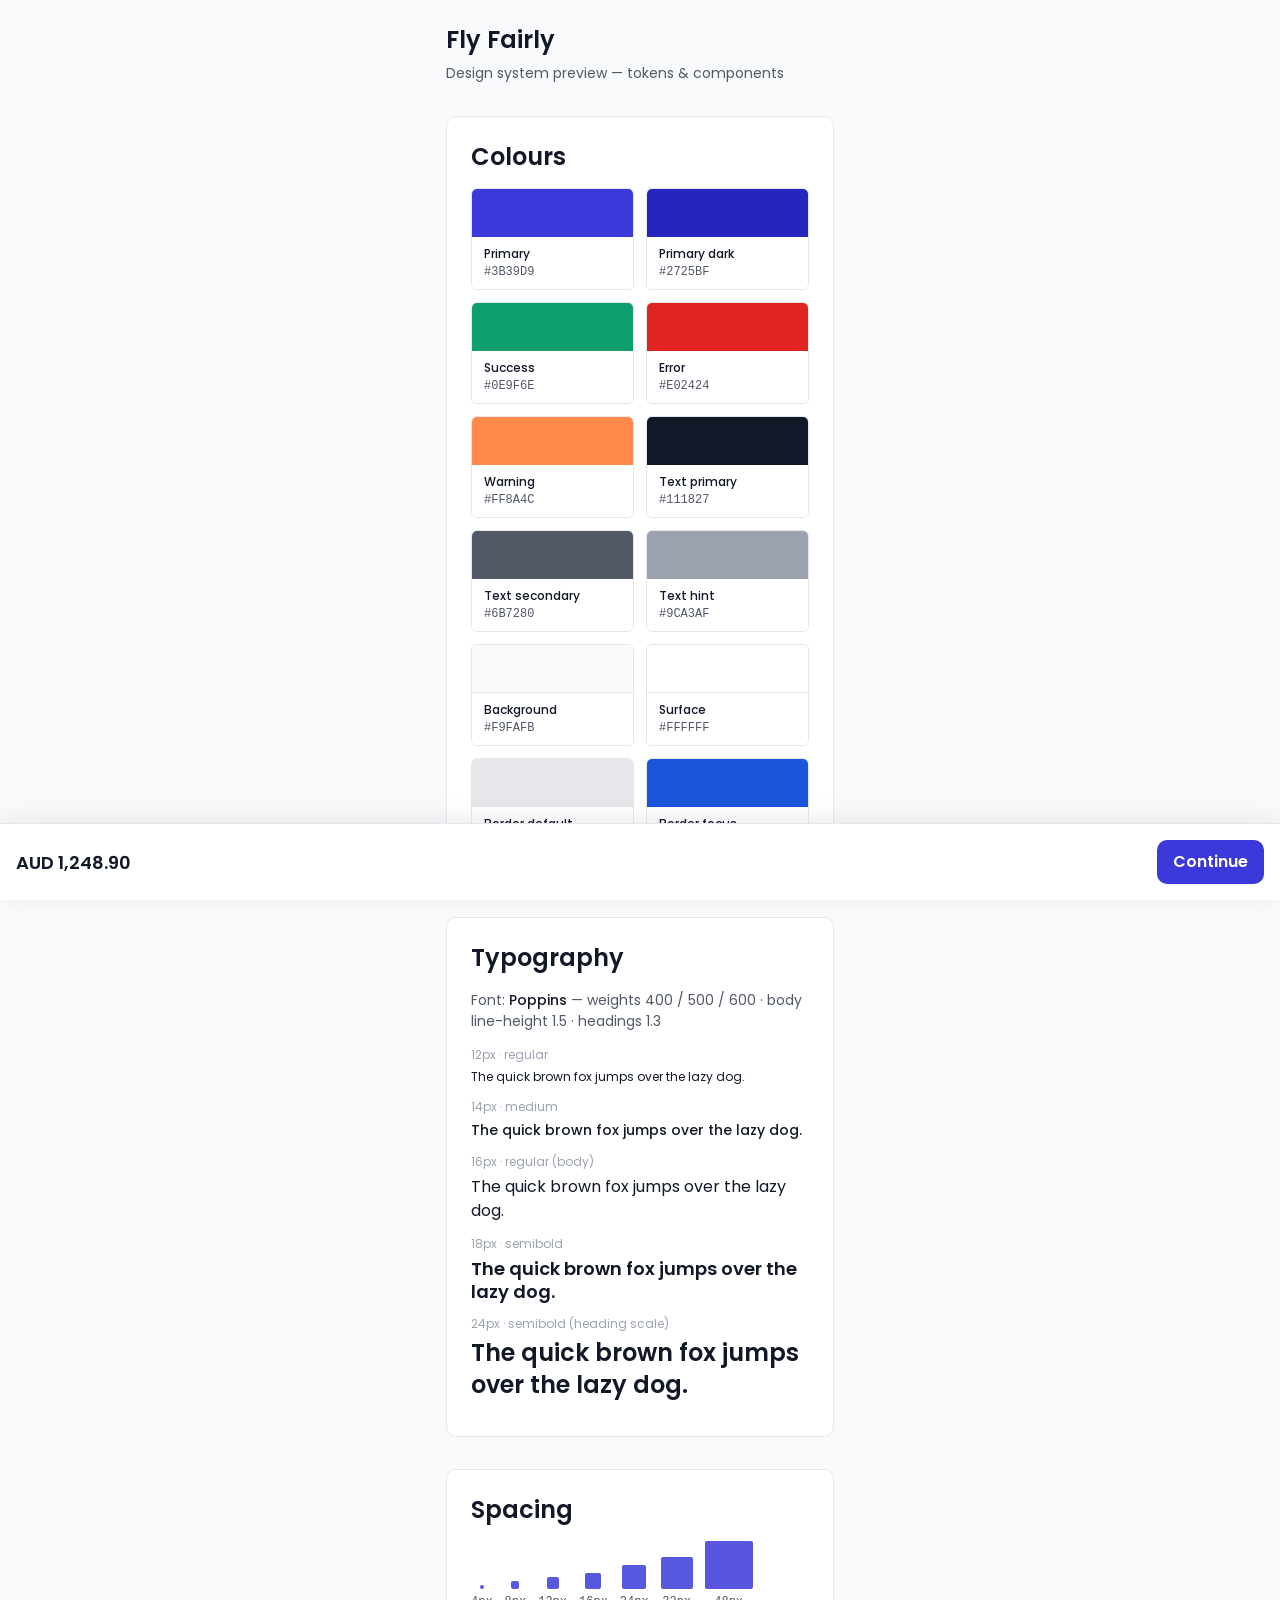
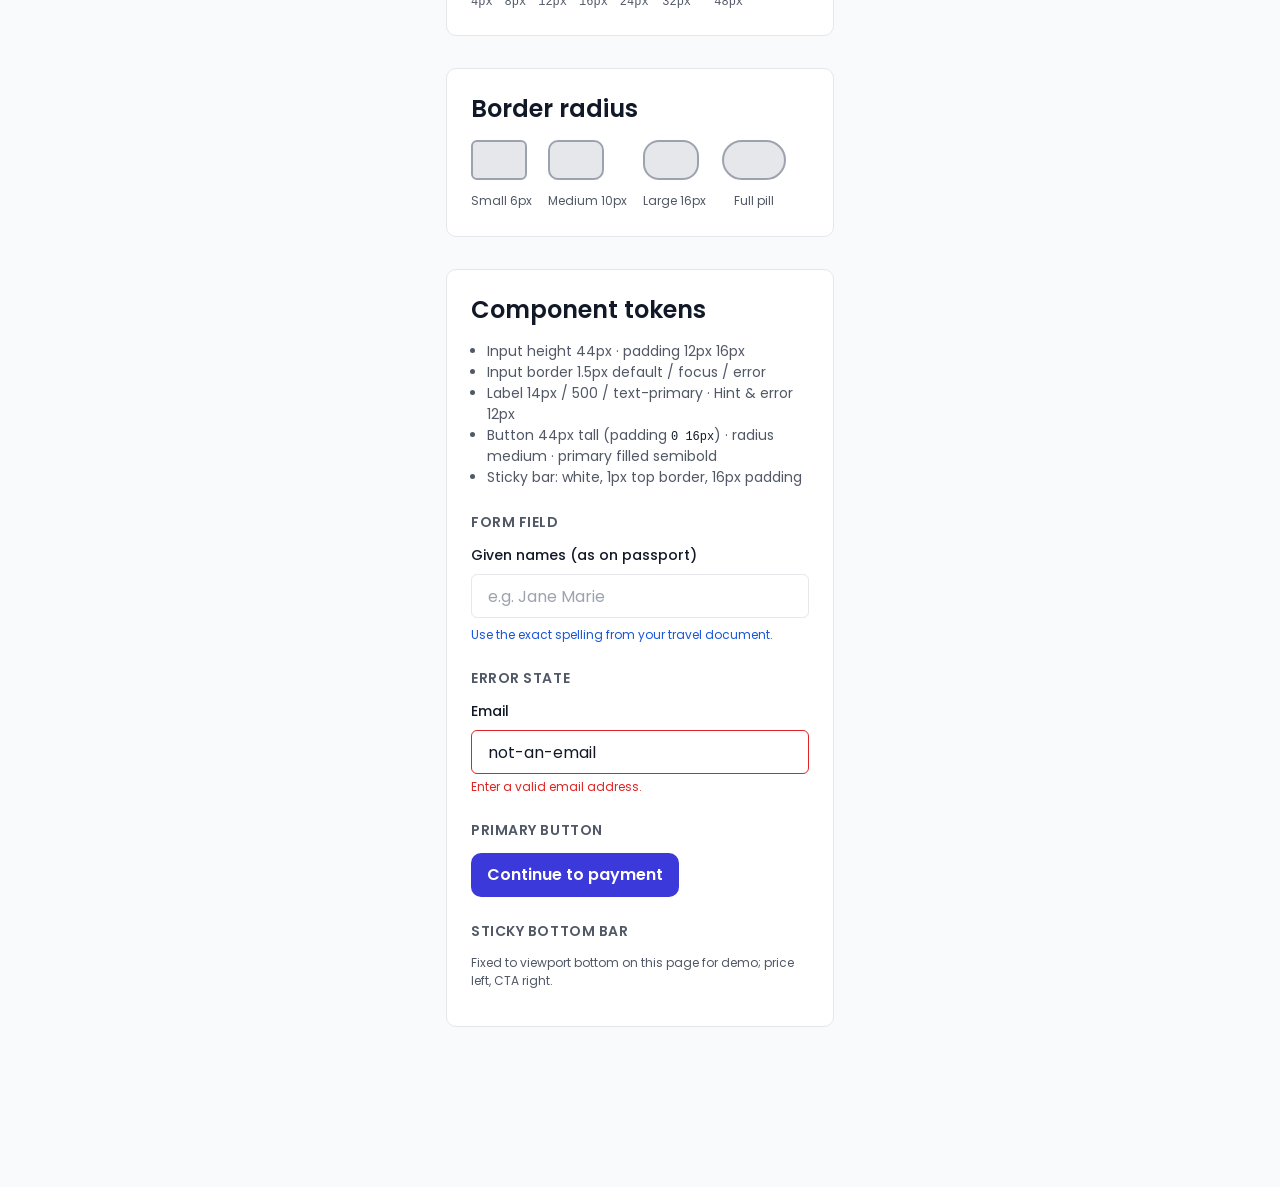
<file: preview.html>
<!DOCTYPE html>
<html lang="en">
  <head>
    <meta charset="UTF-8" />
    <meta name="viewport" content="width=device-width, initial-scale=1.0" />
    <title>Fly Fairly — Design system preview</title>
    <link rel="stylesheet" href="design-system.css" />
    <style>
      .preview-wrap {
        max-width: 420px;
        margin: 0 auto;
        padding: var(--space-5) var(--space-4) calc(var(--space-7) + 80px);
      }
      .preview-section {
        margin-bottom: var(--space-6);
      }
      .preview-section h2 {
        font-size: var(--font-size-xl);
        font-weight: var(--font-weight-semibold);
        margin: 0 0 var(--space-4);
      }
      .preview-section h3 {
        font-size: var(--font-size-sm);
        font-weight: var(--font-weight-semibold);
        text-transform: uppercase;
        letter-spacing: 0.04em;
        color: var(--color-text-secondary);
        margin: var(--space-5) 0 var(--space-3);
      }
      .preview-section h3:first-child {
        margin-top: 0;
      }
      .swatch-grid {
        display: grid;
        grid-template-columns: repeat(2, 1fr);
        gap: var(--space-3);
      }
      .swatch {
        border-radius: var(--radius-sm);
        overflow: hidden;
        border: 1px solid var(--color-border-default);
      }
      .swatch__chip {
        height: 48px;
      }
      .swatch__meta {
        padding: var(--space-2) var(--space-3);
        font-size: var(--font-size-xs);
        background: var(--color-surface);
      }
      .swatch__name {
        font-weight: var(--font-weight-medium);
        color: var(--color-text-primary);
      }
      .swatch__hex {
        color: var(--color-text-secondary);
        font-family: ui-monospace, monospace;
      }
      .type-sample {
        margin-bottom: var(--space-3);
      }
      .type-sample .label {
        font-size: var(--font-size-xs);
        color: var(--color-text-hint);
        margin-bottom: var(--space-1);
      }
      .spacing-demo {
        display: flex;
        flex-wrap: wrap;
        align-items: flex-end;
        gap: var(--space-3);
      }
      .spacing-demo__item {
        display: flex;
        flex-direction: column;
        align-items: center;
        gap: var(--space-1);
      }
      .spacing-demo__box {
        background: var(--color-primary);
        opacity: 0.85;
        border-radius: 2px;
      }
      .spacing-demo__label {
        font-size: var(--font-size-xs);
        color: var(--color-text-secondary);
        font-family: ui-monospace, monospace;
      }
      .radius-row {
        display: flex;
        flex-wrap: wrap;
        gap: var(--space-4);
        align-items: flex-end;
      }
      .radius-item {
        text-align: center;
      }
      .radius-item__box {
        width: 56px;
        height: 40px;
        background: var(--color-border-default);
        border: 2px solid var(--color-text-hint);
        margin-bottom: var(--space-2);
      }
      .radius-item span {
        font-size: var(--font-size-xs);
        color: var(--color-text-secondary);
      }
      .token-list {
        font-size: var(--font-size-sm);
        color: var(--color-text-secondary);
        line-height: var(--line-height-body);
        margin: 0;
        padding-left: var(--space-4);
      }
      .token-list code {
        font-size: var(--font-size-xs);
        color: var(--color-text-primary);
      }
      .demo-card {
        margin-top: var(--space-4);
      }
      .fixed-demo-bar {
        position: fixed;
        left: 0;
        right: 0;
        bottom: 0;
        z-index: 10;
        box-shadow: 0 -4px 24px rgba(17, 24, 39, 0.08);
      }
    </style>
  </head>
  <body class="ds-base">
    <div class="preview-wrap">
      <h1 class="ds-heading" style="font-size: var(--font-size-xl); font-weight: var(--font-weight-semibold); margin: 0 0 var(--space-2)">
        Fly Fairly
      </h1>
      <p style="font-size: var(--font-size-sm); color: var(--color-text-secondary); margin: 0 0 var(--space-6)">
        Design system preview — tokens & components
      </p>

      <section class="preview-section ds-surface-card">
        <h2 class="ds-heading">Colours</h2>

        <div class="swatch-grid">
          <div class="swatch">
            <div class="swatch__chip" style="background: var(--color-primary)"></div>
            <div class="swatch__meta">
              <div class="swatch__name">Primary</div>
              <div class="swatch__hex">#3B39D9</div>
            </div>
          </div>
          <div class="swatch">
            <div class="swatch__chip" style="background: var(--color-primary-dark)"></div>
            <div class="swatch__meta">
              <div class="swatch__name">Primary dark</div>
              <div class="swatch__hex">#2725BF</div>
            </div>
          </div>
          <div class="swatch">
            <div class="swatch__chip" style="background: var(--color-success)"></div>
            <div class="swatch__meta">
              <div class="swatch__name">Success</div>
              <div class="swatch__hex">#0E9F6E</div>
            </div>
          </div>
          <div class="swatch">
            <div class="swatch__chip" style="background: var(--color-error)"></div>
            <div class="swatch__meta">
              <div class="swatch__name">Error</div>
              <div class="swatch__hex">#E02424</div>
            </div>
          </div>
          <div class="swatch">
            <div class="swatch__chip" style="background: var(--color-warning)"></div>
            <div class="swatch__meta">
              <div class="swatch__name">Warning</div>
              <div class="swatch__hex">#FF8A4C</div>
            </div>
          </div>
          <div class="swatch">
            <div class="swatch__chip" style="background: var(--color-text-primary)"></div>
            <div class="swatch__meta">
              <div class="swatch__name">Text primary</div>
              <div class="swatch__hex">#111827</div>
            </div>
          </div>
          <div class="swatch">
            <div class="swatch__chip" style="background: var(--color-text-secondary)"></div>
            <div class="swatch__meta">
              <div class="swatch__name">Text secondary</div>
              <div class="swatch__hex">#6B7280</div>
            </div>
          </div>
          <div class="swatch">
            <div class="swatch__chip" style="background: var(--color-text-hint)"></div>
            <div class="swatch__meta">
              <div class="swatch__name">Text hint</div>
              <div class="swatch__hex">#9CA3AF</div>
            </div>
          </div>
          <div class="swatch">
            <div class="swatch__chip" style="background: var(--color-background); border-bottom: 1px solid var(--color-border-default)"></div>
            <div class="swatch__meta">
              <div class="swatch__name">Background</div>
              <div class="swatch__hex">#F9FAFB</div>
            </div>
          </div>
          <div class="swatch">
            <div class="swatch__chip" style="background: var(--color-surface); border-bottom: 1px solid var(--color-border-default)"></div>
            <div class="swatch__meta">
              <div class="swatch__name">Surface</div>
              <div class="swatch__hex">#FFFFFF</div>
            </div>
          </div>
          <div class="swatch">
            <div class="swatch__chip" style="background: var(--color-border-default)"></div>
            <div class="swatch__meta">
              <div class="swatch__name">Border default</div>
              <div class="swatch__hex">#E5E7EB</div>
            </div>
          </div>
          <div class="swatch">
            <div class="swatch__chip" style="background: var(--color-border-focus)"></div>
            <div class="swatch__meta">
              <div class="swatch__name">Border focus</div>
              <div class="swatch__hex">#1A56DB</div>
            </div>
          </div>
        </div>
      </section>

      <section class="preview-section ds-surface-card">
        <h2 class="ds-heading">Typography</h2>
        <p style="font-size: var(--font-size-sm); color: var(--color-text-secondary); margin-top: 0">
          Font: <strong style="font-weight: var(--font-weight-medium); color: var(--color-text-primary)">Poppins</strong>
          — weights 400 / 500 / 600 · body line-height 1.5 · headings 1.3
        </p>

        <div class="type-sample">
          <div class="label">12px · regular</div>
          <div style="font-size: var(--font-size-xs); font-weight: var(--font-weight-regular)">The quick brown fox jumps over the lazy dog.</div>
        </div>
        <div class="type-sample">
          <div class="label">14px · medium</div>
          <div style="font-size: var(--font-size-sm); font-weight: var(--font-weight-medium)">The quick brown fox jumps over the lazy dog.</div>
        </div>
        <div class="type-sample">
          <div class="label">16px · regular (body)</div>
          <div style="font-size: var(--font-size-base); font-weight: var(--font-weight-regular)">The quick brown fox jumps over the lazy dog.</div>
        </div>
        <div class="type-sample">
          <div class="label">18px · semibold</div>
          <div class="ds-heading" style="font-size: var(--font-size-lg); font-weight: var(--font-weight-semibold)">The quick brown fox jumps over the lazy dog.</div>
        </div>
        <div class="type-sample">
          <div class="label">24px · semibold (heading scale)</div>
          <div class="ds-heading" style="font-size: var(--font-size-xl); font-weight: var(--font-weight-semibold)">The quick brown fox jumps over the lazy dog.</div>
        </div>
      </section>

      <section class="preview-section ds-surface-card">
        <h2 class="ds-heading">Spacing</h2>
        <div class="spacing-demo">
          <div class="spacing-demo__item">
            <div class="spacing-demo__box" style="width: var(--space-1); height: var(--space-1)"></div>
            <span class="spacing-demo__label">4px</span>
          </div>
          <div class="spacing-demo__item">
            <div class="spacing-demo__box" style="width: var(--space-2); height: var(--space-2)"></div>
            <span class="spacing-demo__label">8px</span>
          </div>
          <div class="spacing-demo__item">
            <div class="spacing-demo__box" style="width: var(--space-3); height: var(--space-3)"></div>
            <span class="spacing-demo__label">12px</span>
          </div>
          <div class="spacing-demo__item">
            <div class="spacing-demo__box" style="width: var(--space-4); height: var(--space-4)"></div>
            <span class="spacing-demo__label">16px</span>
          </div>
          <div class="spacing-demo__item">
            <div class="spacing-demo__box" style="width: var(--space-5); height: var(--space-5)"></div>
            <span class="spacing-demo__label">24px</span>
          </div>
          <div class="spacing-demo__item">
            <div class="spacing-demo__box" style="width: var(--space-6); height: var(--space-6)"></div>
            <span class="spacing-demo__label">32px</span>
          </div>
          <div class="spacing-demo__item">
            <div class="spacing-demo__box" style="width: var(--space-7); height: var(--space-7)"></div>
            <span class="spacing-demo__label">48px</span>
          </div>
        </div>
      </section>

      <section class="preview-section ds-surface-card">
        <h2 class="ds-heading">Border radius</h2>
        <div class="radius-row">
          <div class="radius-item">
            <div class="radius-item__box" style="border-radius: var(--radius-sm)"></div>
            <span>Small 6px</span>
          </div>
          <div class="radius-item">
            <div class="radius-item__box" style="border-radius: var(--radius-md)"></div>
            <span>Medium 10px</span>
          </div>
          <div class="radius-item">
            <div class="radius-item__box" style="border-radius: var(--radius-lg)"></div>
            <span>Large 16px</span>
          </div>
          <div class="radius-item">
            <div class="radius-item__box" style="border-radius: var(--radius-full); width: 64px"></div>
            <span>Full pill</span>
          </div>
        </div>
      </section>

      <section class="preview-section ds-surface-card">
        <h2 class="ds-heading">Component tokens</h2>
        <ul class="token-list">
          <li>Input height 44px · padding 12px 16px</li>
          <li>Input border 1.5px default / focus / error</li>
          <li>Label 14px / 500 / text-primary · Hint &amp; error 12px</li>
          <li>Button 44px tall (padding <code>0 16px</code>) · radius medium · primary filled semibold</li>
          <li>Sticky bar: white, 1px top border, 16px padding</li>
        </ul>

        <h3>Form field</h3>
        <label class="ds-label" for="demo-name">Given names (as on passport)</label>
        <input class="ds-input" id="demo-name" type="text" placeholder="e.g. Jane Marie" autocomplete="given-name" />
        <p class="ds-hint">Use the exact spelling from your travel document.</p>

        <h3>Error state</h3>
        <label class="ds-label" for="demo-email">Email</label>
        <input class="ds-input is-error" id="demo-email" type="email" value="not-an-email" autocomplete="email" />
        <p class="ds-field-error">Enter a valid email address.</p>

        <h3>Primary button</h3>
        <button type="button" class="ds-btn-primary">Continue to payment</button>

        <h3>Sticky bottom bar</h3>
        <p style="font-size: var(--font-size-xs); color: var(--color-text-secondary); margin-bottom: var(--space-3)">
          Fixed to viewport bottom on this page for demo; price left, CTA right.
        </p>
      </section>
    </div>

    <div class="ds-sticky-bar fixed-demo-bar" role="region" aria-label="Booking summary">
      <div class="ds-sticky-bar__price">AUD 1,248.90</div>
      <div class="ds-sticky-bar__cta">
        <button type="button" class="ds-btn-primary">Continue</button>
      </div>
    </div>
  </body>
</html>
</file>
<file: design-system.css>
/* ==========================================================================
   Fly Fairly — Design System
   Foundation for mobile-first traveller flows (do not remove Google Fonts import)
   ========================================================================== */

@import url("https://fonts.googleapis.com/css2?family=Poppins:wght@400;500;600&display=swap");

/* --------------------------------------------------------------------------
   Colours
   -------------------------------------------------------------------------- */
:root {
  --color-primary: #3b39d9;
  --color-primary-dark: #2725bf;
  --color-success: #0e9f6e;
  --color-error: #e02424;
  --color-warning: #ff8a4c;
  --color-text-primary: #111827;
  --color-text-secondary: #515866;
  --color-text-hint: #9ca3af;
  --color-background: #f9fafb;
  --color-surface: #ffffff;
  --color-border-default: #e5e7eb;
  --color-border-focus: #1a56db;
  --color-nav-top: #0e131d;

  /* --------------------------------------------------------------------------
     Typography
     -------------------------------------------------------------------------- */
  --font-family: "Poppins", system-ui, -apple-system, "Segoe UI", Roboto,
    sans-serif;

  --font-size-xs: 12px;
  --font-size-sm: 14px;
  --font-size-base: 16px;
  --font-size-lg: 18px;
  --font-size-xl: 24px;

  --font-weight-regular: 400;
  --font-weight-medium: 500;
  --font-weight-semibold: 600;

  --line-height-body: 1.5;
  --line-height-heading: 1.3;

  /* --------------------------------------------------------------------------
     Spacing scale
     -------------------------------------------------------------------------- */
  --space-1: 4px;
  --space-2: 8px;
  --space-3: 12px;
  --space-4: 16px;
  --space-5: 24px;
  --space-6: 32px;
  --space-7: 48px;

  /* --------------------------------------------------------------------------
     Border radius
     -------------------------------------------------------------------------- */
  --radius-sm: 6px;
  --radius-md: 10px;
  --radius-lg: 16px;
  --radius-full: 999px;

  /* --------------------------------------------------------------------------
     Component tokens — form & buttons
     -------------------------------------------------------------------------- */
  --input-height: 44px;
  --input-padding: 12px 16px;
  --input-border-width: 1.5px;
  --input-border: var(--input-border-width) solid var(--color-border-default);
  --input-border-focus: var(--input-border-width) solid
    var(--color-border-focus);
  --input-border-error: var(--input-border-width) solid var(--color-error);

  --label-font-size: var(--font-size-sm);
  --label-font-weight: var(--font-weight-medium);
  --label-color: var(--color-text-primary);

  --hint-font-size: var(--font-size-xs);
  /* Match focused field border so hints read as field guidance */
  --hint-color: var(--color-border-focus);

  --field-error-font-size: var(--font-size-xs);
  --field-error-color: var(--color-error);

  --button-height: 44px;
  --button-padding: 0 var(--space-4);
  --button-radius: var(--radius-md);
  --button-primary-bg: var(--color-primary);
  --button-primary-color: #ffffff;
  --button-primary-font-weight: var(--font-weight-semibold);

  /* Sticky bottom bar */
  --sticky-bar-bg: var(--color-surface);
  --sticky-bar-border-top: 1px solid var(--color-border-default);
  --sticky-bar-padding: var(--space-4);
}

/* --------------------------------------------------------------------------
   Base (optional reset for consuming apps)
   -------------------------------------------------------------------------- */
*,
*::before,
*::after {
  box-sizing: border-box;
}

body.ds-base {
  margin: 0;
  font-family: var(--font-family);
  font-size: var(--font-size-base);
  font-weight: var(--font-weight-regular);
  line-height: var(--line-height-body);
  color: var(--color-text-primary);
  background: var(--color-background);
  -webkit-font-smoothing: antialiased;
}

/* Headings use tighter line-height */
.ds-heading {
  line-height: var(--line-height-heading);
}

/* --------------------------------------------------------------------------
   Primitive classes — use with design-system tokens
   -------------------------------------------------------------------------- */

.ds-label {
  display: block;
  font-size: var(--label-font-size);
  font-weight: var(--label-font-weight);
  color: var(--label-color);
  margin-bottom: var(--space-2);
}

.ds-hint {
  font-size: var(--hint-font-size);
  color: var(--hint-color);
  margin-top: var(--space-2);
  line-height: var(--line-height-body);
}

.ds-field-error {
  display: block;
  font-size: var(--field-error-font-size);
  color: var(--field-error-color);
  margin-top: var(--space-1);
  line-height: var(--line-height-body);
}

/* [hidden] must win over display above */
.ds-field-error[hidden] {
  display: none;
}

/* Bordered field: previews and simple forms. Traveller + contact flows use .ff-float below. */
.ds-input {
  width: 100%;
  height: var(--input-height);
  padding: var(--input-padding);
  font-family: var(--font-family);
  font-size: var(--font-size-base);
  font-weight: var(--font-weight-regular);
  line-height: var(--line-height-body);
  color: var(--color-text-primary);
  background: var(--color-surface);
  border: var(--input-border);
  border-radius: var(--radius-sm);
  outline: none;
  transition: border-color 0.15s ease;
}

.ds-input::placeholder {
  color: var(--color-text-hint);
}

.ds-input:focus {
  border: var(--input-border-focus);
}

.ds-input.is-error {
  border: var(--input-border-error);
}

.ds-input.is-error:focus {
  border: var(--input-border-error);
}

/* --------------------------------------------------------------------------
   Floating-label text fields (mobile traveller flows)
   Use for single-line inputs: bordered shell + label on the top edge.
   -------------------------------------------------------------------------- */
.ff-float {
  position: relative;
  margin-bottom: var(--space-5);
}

.ff-float:last-of-type {
  margin-bottom: 0;
}

.ff-field .ff-float {
  margin-bottom: 0;
}

.ff-float__inner {
  position: relative;
  display: flex;
  align-items: center;
  border: var(--input-border);
  border-radius: var(--radius-sm);
  background: var(--color-surface);
  min-height: var(--input-height);
  padding-right: 0;
  transition:
    padding-right 0.15s ease,
    border-color 0.15s ease;
}

.ff-float__inner[data-valid="true"]:not(:focus-within) {
  padding-right: var(--space-2);
}

.ff-float__inner:focus-within {
  padding-right: 0;
  border: var(--input-border-focus);
}

.ff-float__inner.is-error {
  border: var(--input-border-error);
}

.ff-float__inner.is-error:focus-within {
  border: var(--input-border-error);
}

.ff-float__label {
  position: absolute;
  left: 14px;
  top: 0;
  transform: translateY(-50%);
  padding: 0 6px;
  font-size: var(--font-size-xs);
  font-weight: var(--font-weight-medium);
  color: var(--color-text-secondary);
  background: var(--color-surface);
  pointer-events: none;
  z-index: 1;
}

.ff-float__input {
  flex: 1;
  min-width: 0;
  width: 100%;
  border: none;
  background: transparent;
  font-family: var(--font-family);
  font-size: var(--font-size-base);
  font-weight: var(--font-weight-regular);
  line-height: var(--line-height-body);
  padding: var(--input-padding);
  outline: none;
  color: var(--color-text-primary);
  min-height: calc(var(--input-height) - 3px);
}

.ff-float__input::placeholder {
  color: var(--color-text-hint);
}

.ff-phone-row {
  display: flex;
  align-items: stretch;
  flex: 1;
  min-width: 0;
}

.ff-phone-cc {
  display: flex;
  align-items: center;
  gap: 4px;
  padding: 0 var(--space-2) 0 var(--space-3);
  border-right: 1px solid var(--color-border-default);
  font-size: var(--font-size-base);
  min-height: var(--input-height);
}

.ff-phone-cc__flag {
  font-size: 20px;
  line-height: 1;
}

.ff-phone-cc__code {
  font-weight: var(--font-weight-regular);
  color: var(--color-text-primary);
  white-space: nowrap;
}

.ff-phone-cc__chev {
  width: 14px;
  height: 14px;
  color: var(--color-text-secondary);
}

.ff-valid-badge {
  width: 16px;
  height: 16px;
  border-radius: var(--radius-full);
  background: var(--color-success);
  color: #fff;
  display: none;
  align-items: center;
  justify-content: center;
  font-size: 10px;
  font-weight: 700;
  flex-shrink: 0;
  line-height: 1;
}

.ff-float__inner[data-valid="true"]:not(:focus-within) .ff-valid-badge {
  display: flex;
}

.ff-float__inner .ff-country-wrap {
  position: relative;
  flex: 1;
  min-width: 0;
}

.ds-btn-primary {
  display: inline-flex;
  align-items: center;
  justify-content: center;
  height: var(--button-height);
  min-height: var(--button-height);
  padding: var(--button-padding);
  font-family: var(--font-family);
  font-size: var(--font-size-base);
  font-weight: var(--button-primary-font-weight);
  line-height: var(--line-height-body);
  color: var(--button-primary-color);
  background: var(--button-primary-bg);
  border: none;
  border-radius: var(--button-radius);
  cursor: pointer;
  -webkit-tap-highlight-color: transparent;
  transition: background 0.15s ease;
}

.ds-btn-primary:hover {
  background: var(--color-primary-dark);
}

.ds-btn-primary:active {
  background: var(--color-primary-dark);
}

.ds-sticky-bar {
  display: flex;
  align-items: center;
  justify-content: space-between;
  gap: var(--space-4);
  background: var(--sticky-bar-bg);
  border-top: var(--sticky-bar-border-top);
  padding: var(--sticky-bar-padding);
}

.ds-sticky-bar__price {
  font-size: var(--font-size-lg);
  font-weight: var(--font-weight-semibold);
  color: var(--color-text-primary);
}

.ds-sticky-bar__cta {
  flex-shrink: 0;
}

/* Card surface for previews */
.ds-surface-card {
  background: var(--color-surface);
  border-radius: var(--radius-md);
  border: 1px solid var(--color-border-default);
  padding: var(--space-5);
}
</file>
